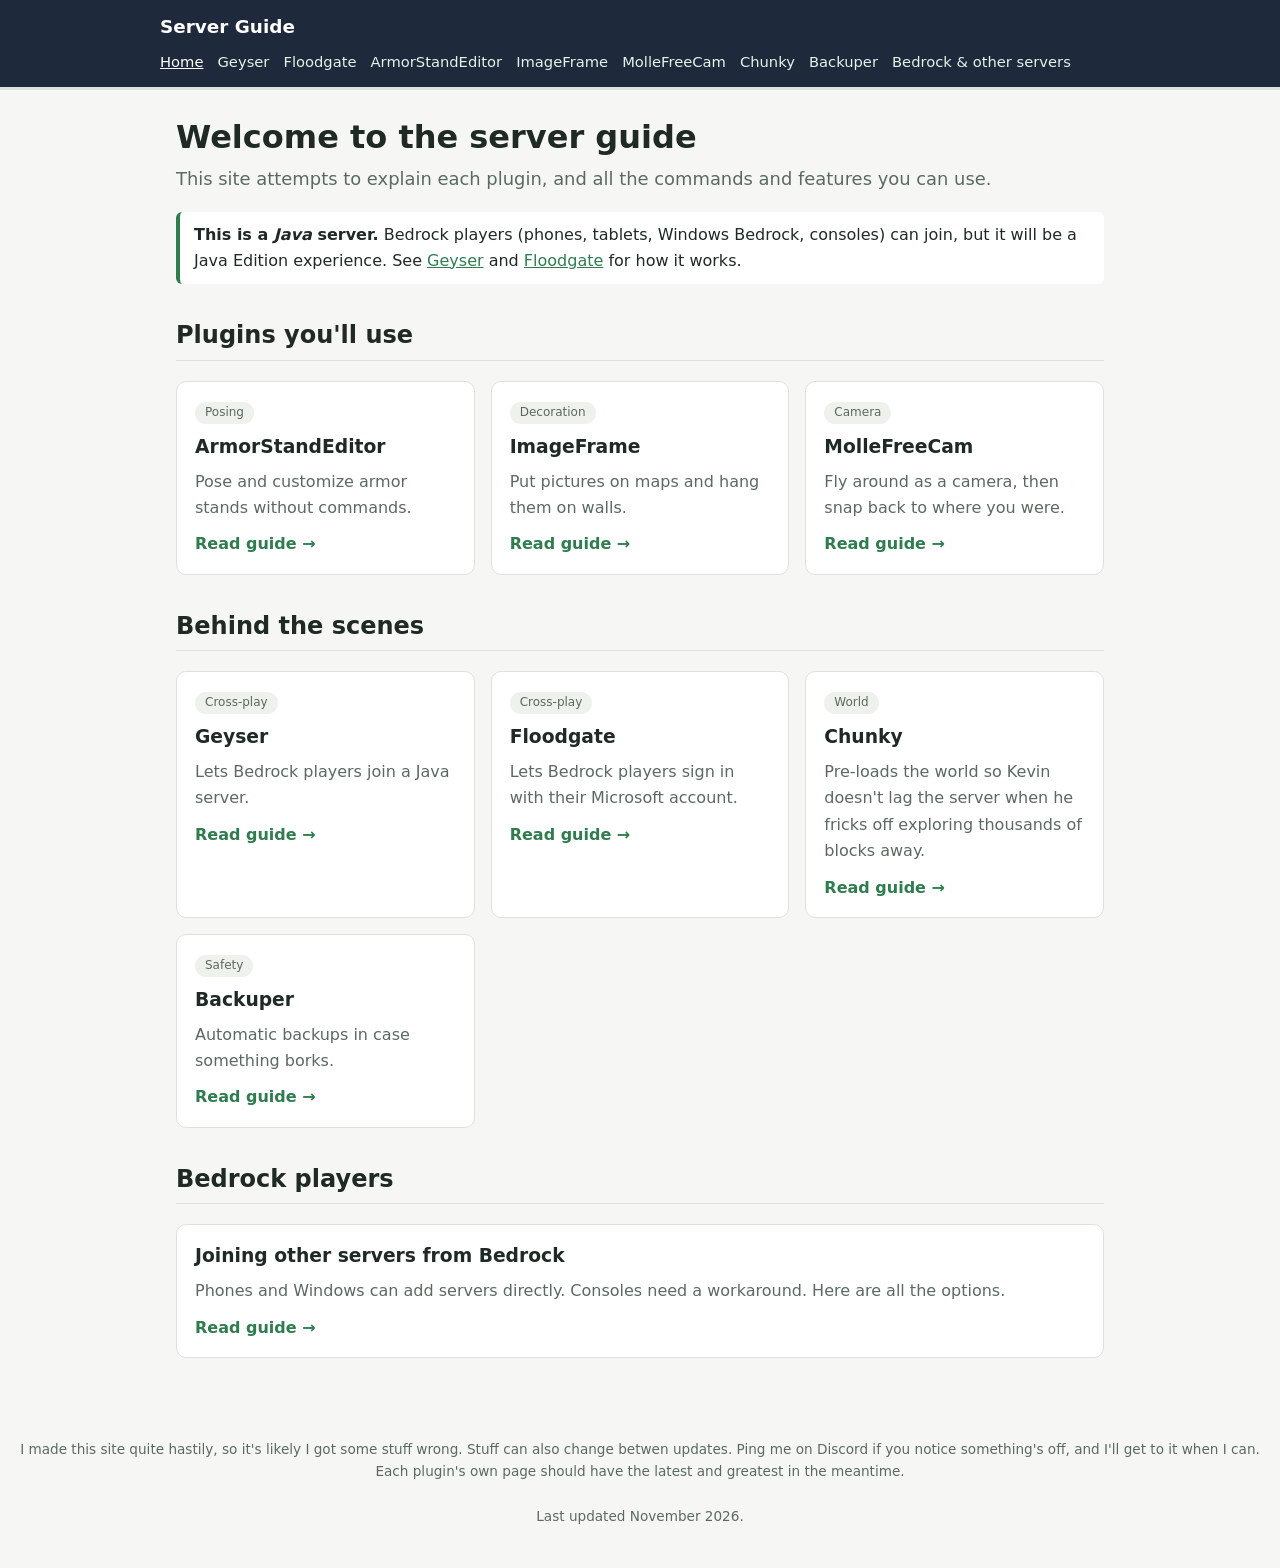
<file: lib/site/index.html>
<!doctype html>
<html lang="en">
<head>
  <meta charset="utf-8">
  <meta name="viewport" content="width=device-width, initial-scale=1">
  <title>Server Guide</title>
  <meta name="description" content="Beginner guides to the plugins, plus how Bedrock players can connect.">
  <link rel="stylesheet" href="style.css">
</head>
<body>
<header class="site"><div class="inner">
  <a class="brand" href="index.html">Server Guide</a>
  <nav>
    <a href="index.html" aria-current="page">Home</a>
    <a href="geyser.html">Geyser</a>
    <a href="floodgate.html">Floodgate</a>
    <a href="armorstandeditor.html">ArmorStandEditor</a>
    <a href="imageframe.html">ImageFrame</a>
    <a href="mollefreecam.html">MolleFreeCam</a>
    <a href="chunky.html">Chunky</a>
    <a href="backuper.html">Backuper</a>
    <a href="bedrock-servers.html">Bedrock &amp; other servers</a>
  </nav>
</div></header>
<main>
  <h1>Welcome to the server guide</h1>
  <p class="lead">This site attempts to explain each plugin, and all the commands and features you can use.</p>

  <div class="note">
    <strong>This is a <em>Java</em> server.</strong> Bedrock players (phones, tablets, Windows Bedrock, consoles) can join, but it will be a Java Edition experience. See <a href="geyser.html">Geyser</a> and <a href="floodgate.html">Floodgate</a> for how it works.
  </div>

  <h2>Plugins you'll use</h2>
  <div class="grid">
    <div class="card"><span class="tag">Posing</span><h3>ArmorStandEditor</h3><p>Pose and customize armor stands without commands.</p><a class="more" href="armorstandeditor.html">Read guide &rarr;</a></div>
    <div class="card"><span class="tag">Decoration</span><h3>ImageFrame</h3><p>Put pictures on maps and hang them on walls.</p><a class="more" href="imageframe.html">Read guide &rarr;</a></div>
    <div class="card"><span class="tag">Camera</span><h3>MolleFreeCam</h3><p>Fly around as a camera, then snap back to where you were.</p><a class="more" href="mollefreecam.html">Read guide &rarr;</a></div>
  </div>

  <h2>Behind the scenes</h2>
  <div class="grid">
    <div class="card"><span class="tag">Cross-play</span><h3>Geyser</h3><p>Lets Bedrock players join a Java server.</p><a class="more" href="geyser.html">Read guide &rarr;</a></div>
    <div class="card"><span class="tag">Cross-play</span><h3>Floodgate</h3><p>Lets Bedrock players sign in with their Microsoft account.</p><a class="more" href="floodgate.html">Read guide &rarr;</a></div>
    <div class="card"><span class="tag">World</span><h3>Chunky</h3><p>Pre-loads the world so Kevin doesn't lag the server when he fricks off exploring thousands of blocks away.</p><a class="more" href="chunky.html">Read guide &rarr;</a></div>
    <div class="card"><span class="tag">Safety</span><h3>Backuper</h3><p>Automatic backups in case something borks.</p><a class="more" href="backuper.html">Read guide &rarr;</a></div>
  </div>

  <h2>Bedrock players</h2>
  <div class="card">
    <h3>Joining other servers from Bedrock</h3>
    <p>Phones and Windows can add servers directly. Consoles need a workaround. Here are all the options.</p>
    <a class="more" href="bedrock-servers.html">Read guide &rarr;</a>
  </div>
</main>
<footer>
  I made this site quite hastily, so it's likely I got some stuff wrong. Stuff can also change betwen updates. Ping me on Discord if you notice something's off, and I'll get to it when I can.<br>
  Each plugin's own page should have the latest and greatest in the meantime.<br><br>
  Last updated November 2026.
</footer>
</body>
</html>
</file>
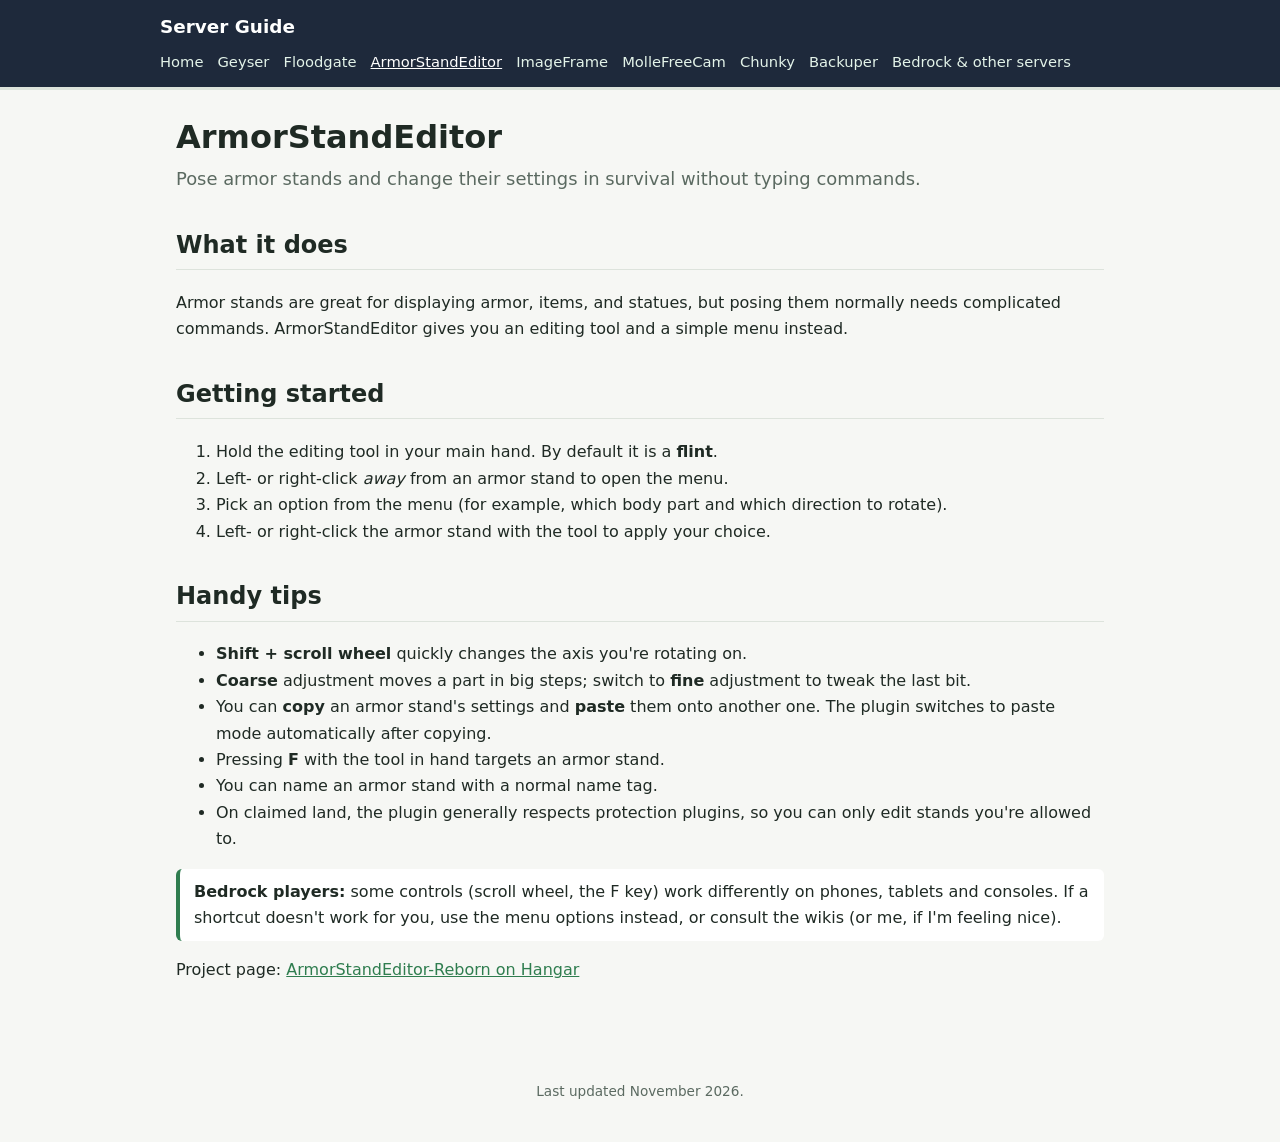
<file: lib/site/armorstandeditor.html>
<!doctype html>
<html lang="en">
<head>
  <meta charset="utf-8">
  <meta name="viewport" content="width=device-width, initial-scale=1">
  <title>ArmorStandEditor - Server Guide</title>
  <link rel="stylesheet" href="style.css">
</head>
<body>
<header class="site"><div class="inner">
  <a class="brand" href="index.html">Server Guide</a>
  <nav>
    <a href="index.html">Home</a>
    <a href="geyser.html">Geyser</a>
    <a href="floodgate.html">Floodgate</a>
    <a href="armorstandeditor.html" aria-current="page">ArmorStandEditor</a>
    <a href="imageframe.html">ImageFrame</a>
    <a href="mollefreecam.html">MolleFreeCam</a>
    <a href="chunky.html">Chunky</a>
    <a href="backuper.html">Backuper</a>
    <a href="bedrock-servers.html">Bedrock &amp; other servers</a>
  </nav>
</div></header>
<main>
  <h1>ArmorStandEditor</h1>
  <p class="lead">Pose armor stands and change their settings in survival without typing commands.</p>

  <h2>What it does</h2>
  <p>Armor stands are great for displaying armor, items, and statues, but posing them normally needs complicated commands. ArmorStandEditor gives you an editing tool and a simple menu instead.</p>

  <h2>Getting started</h2>
  <ol>
    <li>Hold the editing tool in your main hand. By default it is a <strong>flint</strong>.</li>
    <li>Left- or right-click <em>away</em> from an armor stand to open the menu.</li>
    <li>Pick an option from the menu (for example, which body part and which direction to rotate).</li>
    <li>Left- or right-click the armor stand with the tool to apply your choice.</li>
  </ol>

  <h2>Handy tips</h2>
  <ul>
    <li><strong>Shift + scroll wheel</strong> quickly changes the axis you're rotating on.</li>
    <li><strong>Coarse</strong> adjustment moves a part in big steps; switch to <strong>fine</strong> adjustment to tweak the last bit.</li>
    <li>You can <strong>copy</strong> an armor stand's settings and <strong>paste</strong> them onto another one. The plugin switches to paste mode automatically after copying.</li>
    <li>Pressing <strong>F</strong> with the tool in hand targets an armor stand.</li>
    <li>You can name an armor stand with a normal name tag.</li>
    <li>On claimed land, the plugin generally respects protection plugins, so you can only edit stands you're allowed to.</li>
  </ul>

  <div class="note">
    <strong>Bedrock players:</strong> some controls (scroll wheel, the F key) work differently on phones, tablets and consoles. If a shortcut doesn't work for you, use the menu options instead, or consult the wikis (or me, if I'm feeling nice).
  </div>

  <p>Project page: <a href="https://hangar.papermc.io/Wolfieheart/ArmorStandEditor-Reborn">ArmorStandEditor-Reborn on Hangar</a></p>
</main>
<footer>Last updated November 2026.</footer>
</body>
</html>
</file>
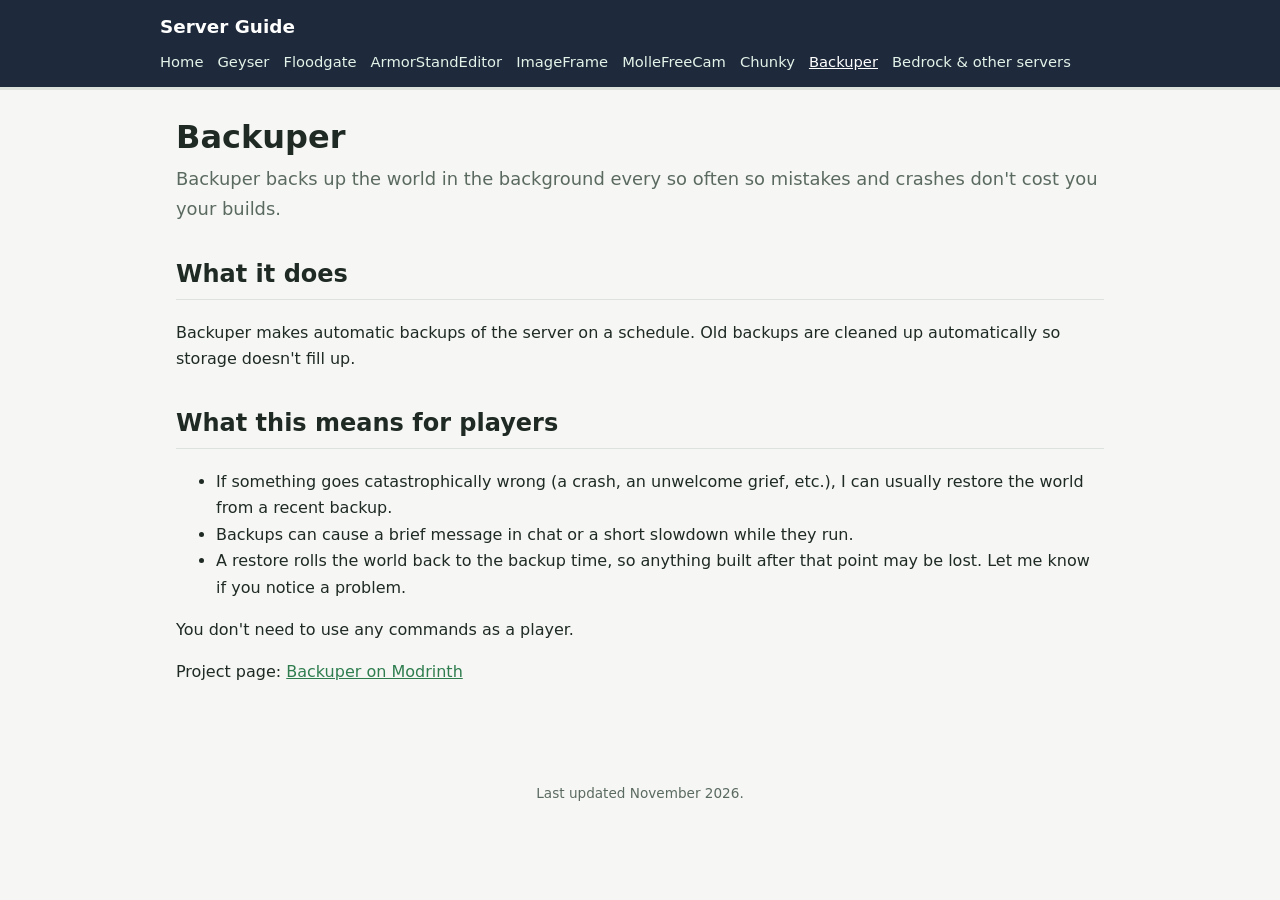
<file: lib/site/backuper.html>
<!doctype html>
<html lang="en">
<head>
  <meta charset="utf-8">
  <meta name="viewport" content="width=device-width, initial-scale=1">
  <title>Backuper - Server Guide</title>
  <link rel="stylesheet" href="style.css">
</head>
<body>
<header class="site"><div class="inner">
  <a class="brand" href="index.html">Server Guide</a>
  <nav>
    <a href="index.html">Home</a>
    <a href="geyser.html">Geyser</a>
    <a href="floodgate.html">Floodgate</a>
    <a href="armorstandeditor.html">ArmorStandEditor</a>
    <a href="imageframe.html">ImageFrame</a>
    <a href="mollefreecam.html">MolleFreeCam</a>
    <a href="chunky.html">Chunky</a>
    <a href="backuper.html" aria-current="page">Backuper</a>
    <a href="bedrock-servers.html">Bedrock &amp; other servers</a>
  </nav>
</div></header>
<main>
  <h1>Backuper</h1>
  <p class="lead">Backuper backs up the world in the background every so often so mistakes and crashes don't cost you your builds.</p>

  <h2>What it does</h2>
  <p>Backuper makes automatic backups of the server on a schedule. Old backups are cleaned up automatically so storage doesn't fill up.</p>

  <h2>What this means for players</h2>
  <ul>
    <li>If something goes catastrophically wrong (a crash, an unwelcome grief, etc.), I can usually restore the world from a recent backup.</li>
    <li>Backups can cause a brief message in chat or a short slowdown while they run.</li>
    <li>A restore rolls the world back to the backup time, so anything built after that point may be lost. Let me know if you notice a problem.</li>
  </ul>
  <p>You don't need to use any commands as a player.</p>

  <p>Project page: <a href="https://modrinth.com/plugin/backuper">Backuper on Modrinth</a></p>
</main>
<footer>Last updated November 2026.</footer>
</body>
</html>
</file>
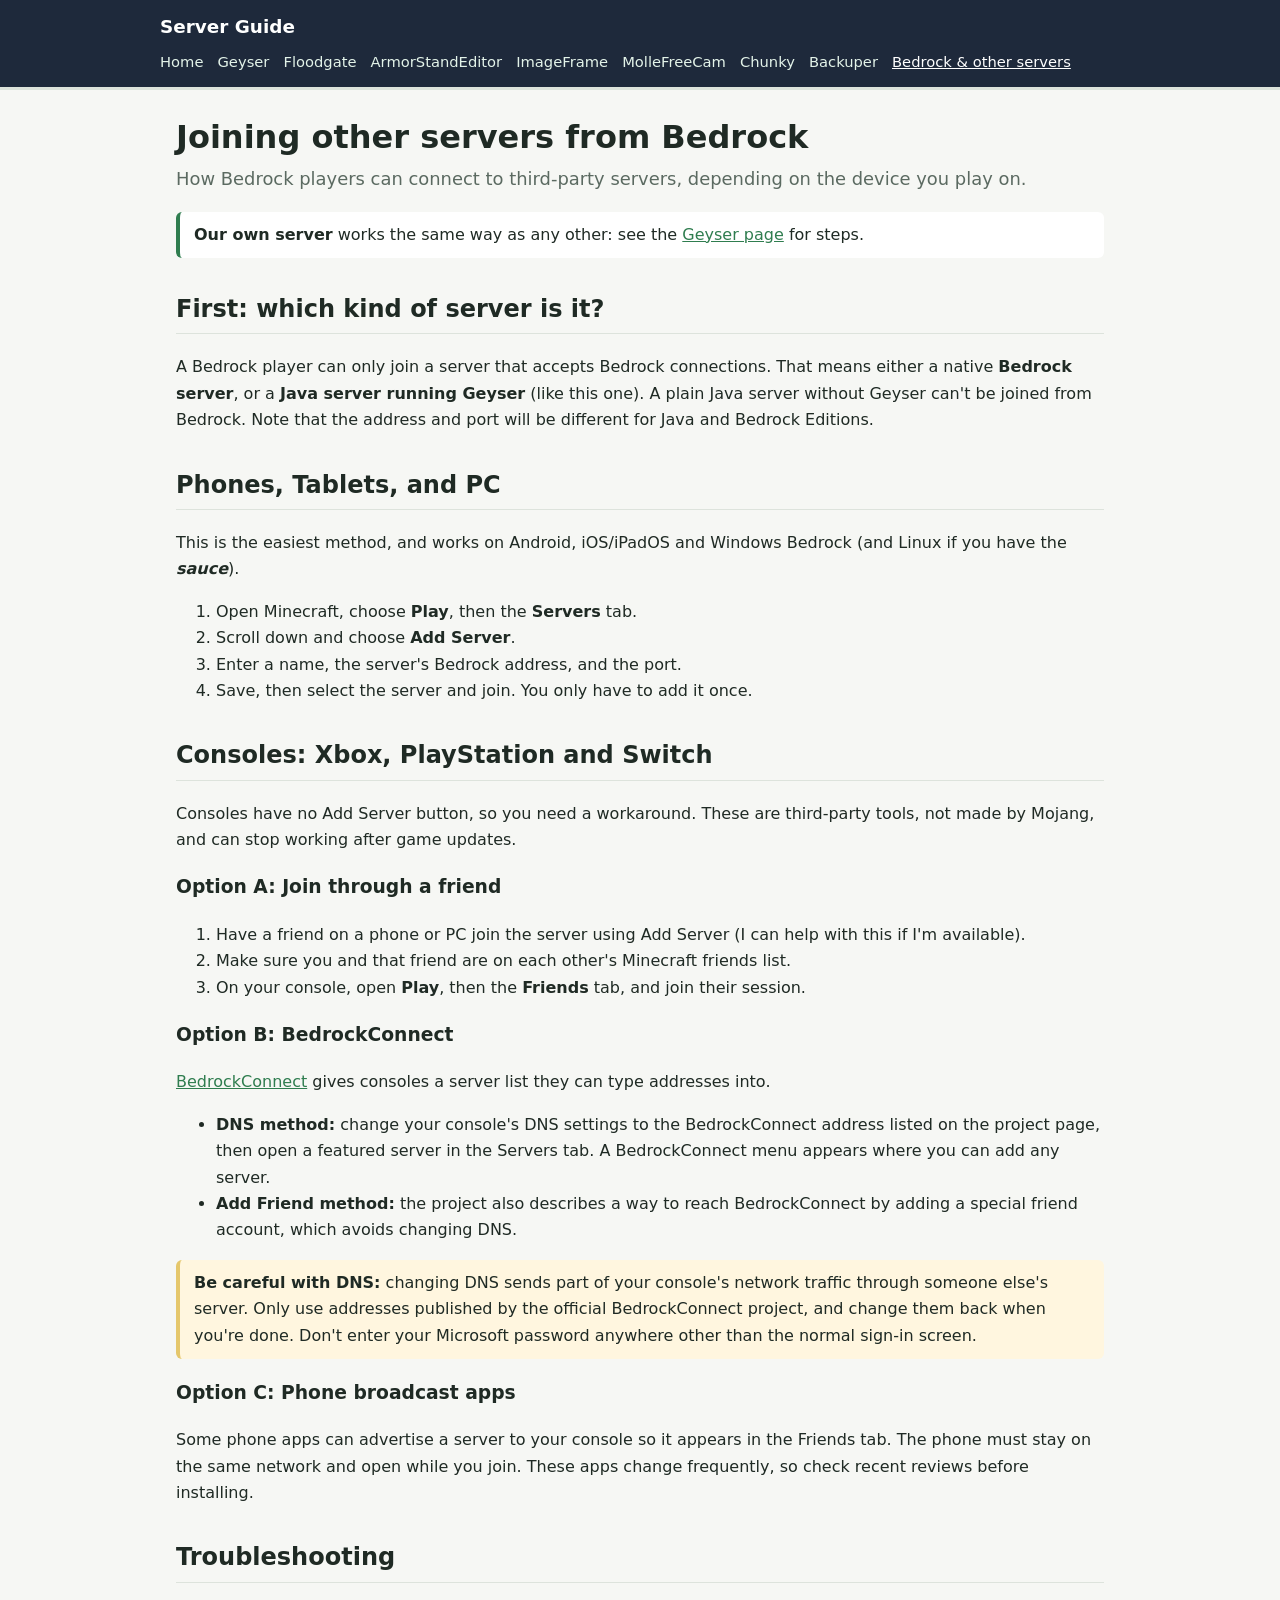
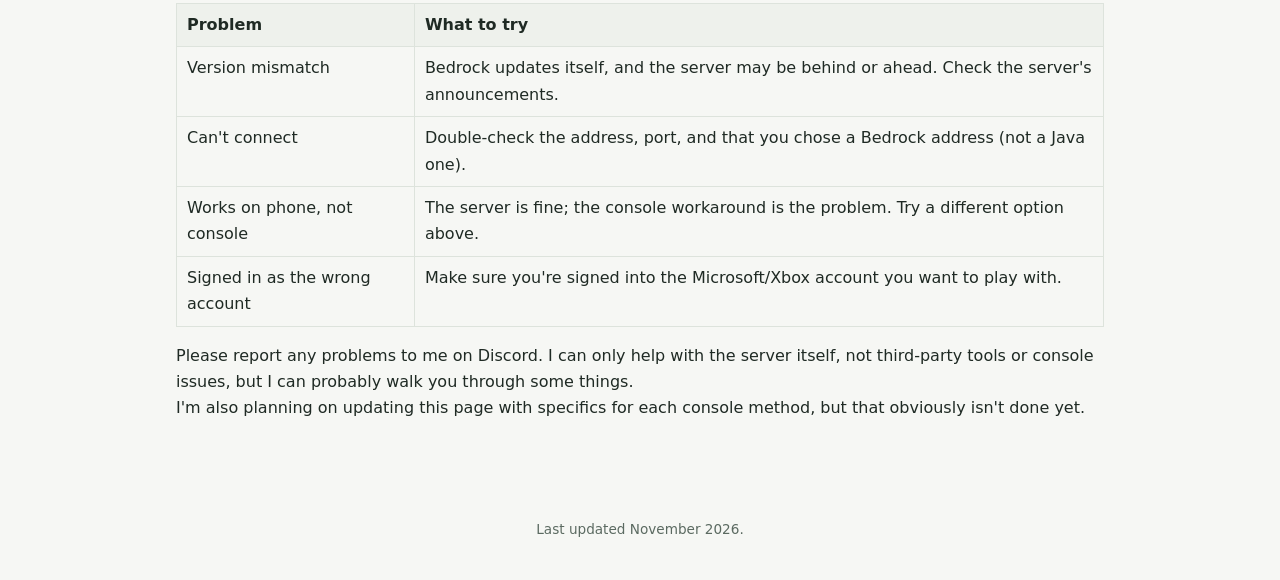
<file: lib/site/bedrock-servers.html>
<!doctype html>
<html lang="en">
<head>
  <meta charset="utf-8">
  <meta name="viewport" content="width=device-width, initial-scale=1">
  <title>Bedrock and Other Servers - Server Guide</title>
  <link rel="stylesheet" href="style.css">
</head>
<body>
<header class="site"><div class="inner">
  <a class="brand" href="index.html">Server Guide</a>
  <nav>
    <a href="index.html">Home</a>
    <a href="geyser.html">Geyser</a>
    <a href="floodgate.html">Floodgate</a>
    <a href="armorstandeditor.html">ArmorStandEditor</a>
    <a href="imageframe.html">ImageFrame</a>
    <a href="mollefreecam.html">MolleFreeCam</a>
    <a href="chunky.html">Chunky</a>
    <a href="backuper.html">Backuper</a>
    <a href="bedrock-servers.html" aria-current="page">Bedrock &amp; other servers</a>
  </nav>
</div></header>
<main>
  <h1>Joining other servers from Bedrock</h1>
  <p class="lead">How Bedrock players can connect to third-party servers, depending on the device you play on.</p>

  <div class="note">
    <strong>Our own server</strong> works the same way as any other: see the <a href="geyser.html">Geyser page</a> for steps.
  </div>

  <h2>First: which kind of server is it?</h2>
  <p>A Bedrock player can only join a server that accepts Bedrock connections. That means either a native <strong>Bedrock server</strong>, or a <strong>Java server running Geyser</strong> (like this one). A plain Java server without Geyser can't be joined from Bedrock. Note that the address and port will be different for Java and Bedrock Editions.</p>

  <h2>Phones, Tablets, and PC</h2>
  <p>This is the easiest method, and works on Android, iOS/iPadOS and Windows Bedrock (and Linux if you have the <em><strong>sauce</strong></em>).</p>
  <ol>
    <li>Open Minecraft, choose <strong>Play</strong>, then the <strong>Servers</strong> tab.</li>
    <li>Scroll down and choose <strong>Add Server</strong>.</li>
    <li>Enter a name, the server's Bedrock address, and the port.</li>
    <li>Save, then select the server and join. You only have to add it once.</li>
  </ol>

  <h2>Consoles: Xbox, PlayStation and Switch</h2>
  <p>Consoles have no Add Server button, so you need a workaround. These are third-party tools, not made by Mojang, and can stop working after game updates.</p>

  <h3>Option A: Join through a friend</h3>
  <ol>
    <li>Have a friend on a phone or PC join the server using Add Server (I can help with this if I'm available).</li>
    <li>Make sure you and that friend are on each other's Minecraft friends list.</li>
    <li>On your console, open <strong>Play</strong>, then the <strong>Friends</strong> tab, and join their session.</li>
  </ol>

  <h3>Option B: BedrockConnect</h3>
  <p><a href="https://github.com/Pugmatt/BedrockConnect">BedrockConnect</a> gives consoles a server list they can type addresses into.</p>
  <ul>
    <li><strong>DNS method:</strong> change your console's DNS settings to the BedrockConnect address listed on the project page, then open a featured server in the Servers tab. A BedrockConnect menu appears where you can add any server.</li>
    <li><strong>Add Friend method:</strong> the project also describes a way to reach BedrockConnect by adding a special friend account, which avoids changing DNS.</li>
  </ul>
  <div class="warn">
    <strong>Be careful with DNS:</strong> changing DNS sends part of your console's network traffic through someone else's server. Only use addresses published by the official BedrockConnect project, and change them back when you're done. Don't enter your Microsoft password anywhere other than the normal sign-in screen.
  </div>

  <h3>Option C: Phone broadcast apps</h3>
  <p>Some phone apps can advertise a server to your console so it appears in the Friends tab. The phone must stay on the same network and open while you join. These apps change frequently, so check recent reviews before installing.</p>

  <h2>Troubleshooting</h2>
  <table>
    <tr><th>Problem</th><th>What to try</th></tr>
    <tr><td>Version mismatch</td><td>Bedrock updates itself, and the server may be behind or ahead. Check the server's announcements.</td></tr>
    <tr><td>Can't connect</td><td>Double-check the address, port, and that you chose a Bedrock address (not a Java one).</td></tr>
    <tr><td>Works on phone, not console</td><td>The server is fine; the console workaround is the problem. Try a different option above.</td></tr>
    <tr><td>Signed in as the wrong account</td><td>Make sure you're signed into the Microsoft/Xbox account you want to play with.</td></tr>
  </table>

  <p>
    Please report any problems to me on Discord. I can only help with the server itself, not third-party tools or console issues, but I can probably walk you through some things.<br>
    I'm also planning on updating this page with specifics for each console method, but that obviously isn't done yet.
  </p>
</main>
<footer>Last updated November 2026.</footer>
</body>
</html>
</file>
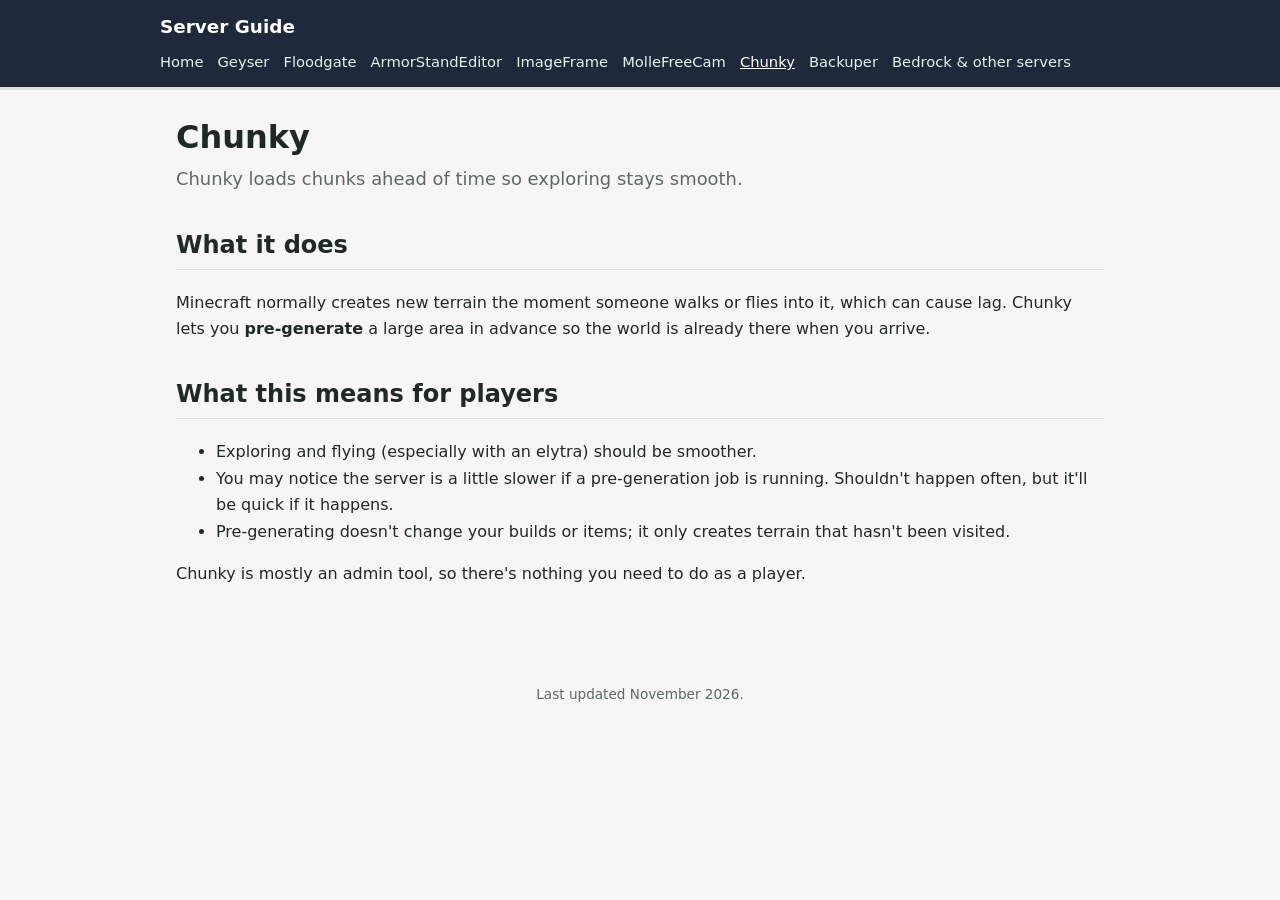
<file: lib/site/chunky.html>
<!doctype html>
<html lang="en">
<head>
  <meta charset="utf-8">
  <meta name="viewport" content="width=device-width, initial-scale=1">
  <title>Chunky - Server Guide</title>
  <link rel="stylesheet" href="style.css">
</head>
<body>
<header class="site"><div class="inner">
  <a class="brand" href="index.html">Server Guide</a>
  <nav>
    <a href="index.html">Home</a>
    <a href="geyser.html">Geyser</a>
    <a href="floodgate.html">Floodgate</a>
    <a href="armorstandeditor.html">ArmorStandEditor</a>
    <a href="imageframe.html">ImageFrame</a>
    <a href="mollefreecam.html">MolleFreeCam</a>
    <a href="chunky.html" aria-current="page">Chunky</a>
    <a href="backuper.html">Backuper</a>
    <a href="bedrock-servers.html">Bedrock &amp; other servers</a>
  </nav>
</div></header>
<main>
  <h1>Chunky</h1>
  <p class="lead">Chunky loads chunks ahead of time so exploring stays smooth.</p>

  <h2>What it does</h2>
  <p>Minecraft normally creates new terrain the moment someone walks or flies into it, which can cause lag. Chunky lets you <strong>pre-generate</strong> a large area in advance so the world is already there when you arrive.</p>

  <h2>What this means for players</h2>
  <ul>
    <li>Exploring and flying (especially with an elytra) should be smoother.</li>
    <li>You may notice the server is a little slower if a pre-generation job is running. Shouldn't happen often, but it'll be quick if it happens.</li>
    <li>Pre-generating doesn't change your builds or items; it only creates terrain that hasn't been visited.</li>
  </ul>
  <p>Chunky is mostly an admin tool, so there's nothing you need to do as a player.</p>

</main>
<footer>Last updated November 2026.</footer>
</body>
</html>
</file>
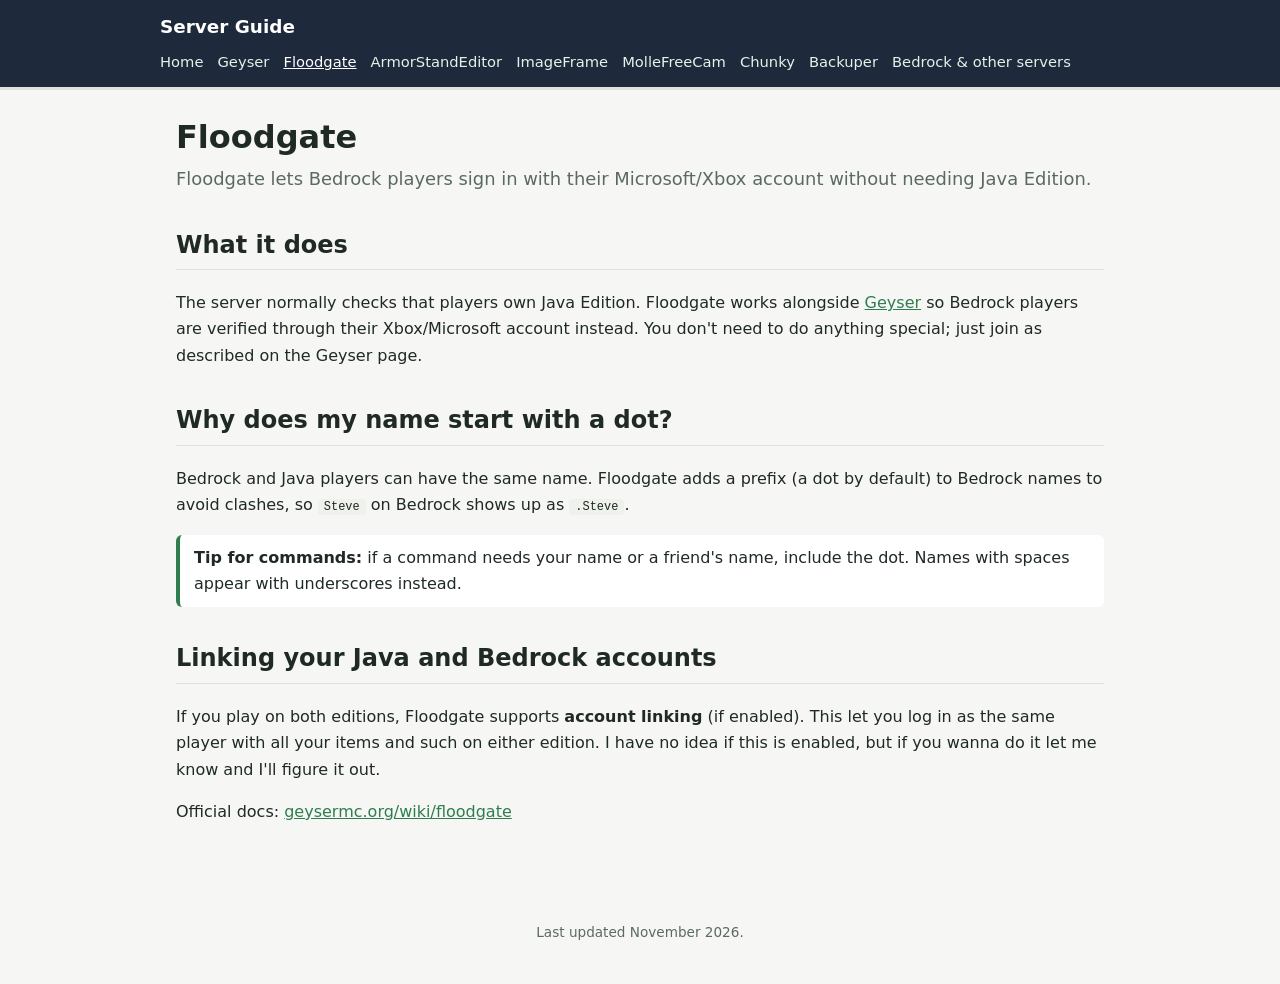
<file: lib/site/floodgate.html>
<!doctype html>
<html lang="en">
<head>
  <meta charset="utf-8">
  <meta name="viewport" content="width=device-width, initial-scale=1">
  <title>Floodgate - Server Guide</title>
  <link rel="stylesheet" href="style.css">
</head>
<body>
<header class="site"><div class="inner">
  <a class="brand" href="index.html">Server Guide</a>
  <nav>
    <a href="index.html">Home</a>
    <a href="geyser.html">Geyser</a>
    <a href="floodgate.html" aria-current="page">Floodgate</a>
    <a href="armorstandeditor.html">ArmorStandEditor</a>
    <a href="imageframe.html">ImageFrame</a>
    <a href="mollefreecam.html">MolleFreeCam</a>
    <a href="chunky.html">Chunky</a>
    <a href="backuper.html">Backuper</a>
    <a href="bedrock-servers.html">Bedrock &amp; other servers</a>
  </nav>
</div></header>
<main>
  <h1>Floodgate</h1>
  <p class="lead">Floodgate lets Bedrock players sign in with their Microsoft/Xbox account without needing Java Edition.</p>

  <h2>What it does</h2>
  <p>The server normally checks that players own Java Edition. Floodgate works alongside <a href="geyser.html">Geyser</a> so Bedrock players are verified through their Xbox/Microsoft account instead. You don't need to do anything special; just join as described on the Geyser page.</p>

  <h2>Why does my name start with a dot?</h2>
  <p>Bedrock and Java players can have the same name. Floodgate adds a prefix (a dot by default) to Bedrock names to avoid clashes, so <code>Steve</code> on Bedrock shows up as <code>.Steve</code>.</p>
  <div class="note">
    <strong>Tip for commands:</strong> if a command needs your name or a friend's name, include the dot. Names with spaces appear with underscores instead.
  </div>

  <h2>Linking your Java and Bedrock accounts</h2>
  <p>If you play on both editions, Floodgate supports <strong>account linking</strong> (if enabled). This let you log in as the same player with all your items and such on either edition. I have no idea if this is enabled, but if you wanna do it let me know and I'll figure it out.</p>

  <p>Official docs: <a href="https://geysermc.org/wiki/floodgate/">geysermc.org/wiki/floodgate</a></p>
</main>
<footer>Last updated November 2026.</footer>
</body>
</html>
</file>
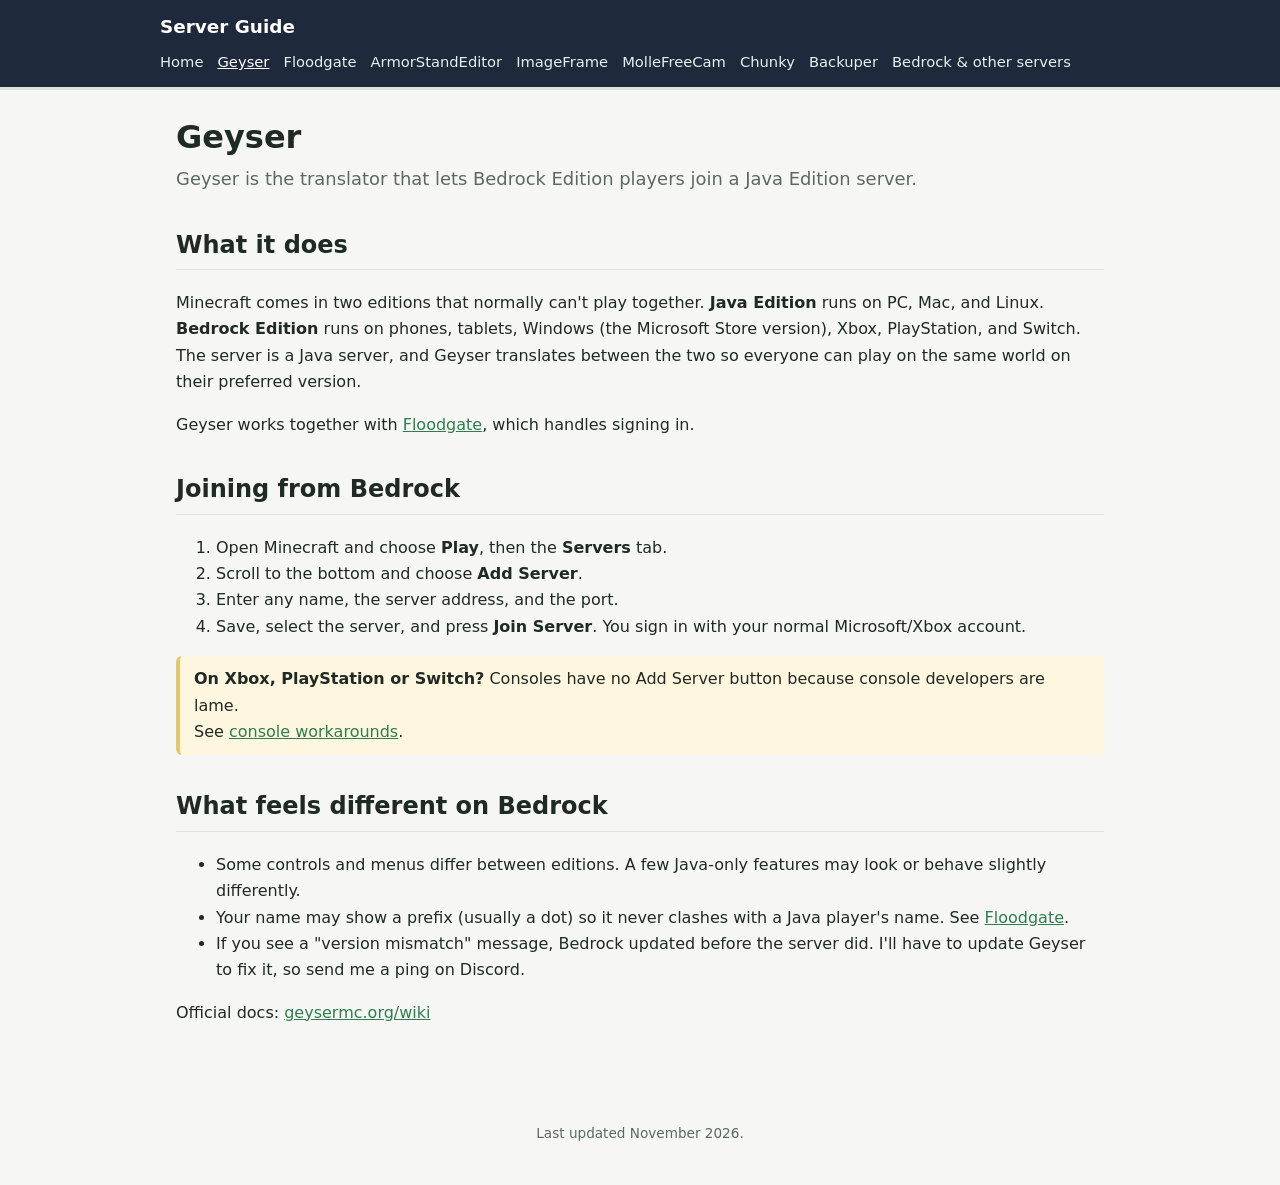
<file: lib/site/geyser.html>
<!doctype html>
<html lang="en">
<head>
  <meta charset="utf-8">
  <meta name="viewport" content="width=device-width, initial-scale=1">
  <title>Geyser - Server Guide</title>
  <link rel="stylesheet" href="style.css">
</head>
<body>
<header class="site"><div class="inner">
  <a class="brand" href="index.html">Server Guide</a>
  <nav>
    <a href="index.html">Home</a>
    <a href="geyser.html" aria-current="page">Geyser</a>
    <a href="floodgate.html">Floodgate</a>
    <a href="armorstandeditor.html">ArmorStandEditor</a>
    <a href="imageframe.html">ImageFrame</a>
    <a href="mollefreecam.html">MolleFreeCam</a>
    <a href="chunky.html">Chunky</a>
    <a href="backuper.html">Backuper</a>
    <a href="bedrock-servers.html">Bedrock &amp; other servers</a>
  </nav>
</div></header>
<main>
  <h1>Geyser</h1>
  <p class="lead">Geyser is the translator that lets Bedrock Edition players join a Java Edition server.</p>

  <h2>What it does</h2>
  <p>Minecraft comes in two editions that normally can't play together. <strong>Java Edition</strong> runs on PC, Mac, and Linux. <strong>Bedrock Edition</strong> runs on phones, tablets, Windows (the Microsoft Store version), Xbox, PlayStation, and Switch. The server is a Java server, and Geyser translates between the two so everyone can play on the same world on their preferred version.</p>
  <p>Geyser works together with <a href="floodgate.html">Floodgate</a>, which handles signing in.</p>

  <h2>Joining from Bedrock</h2>
  <ol>
    <li>Open Minecraft and choose <strong>Play</strong>, then the <strong>Servers</strong> tab.</li>
    <li>Scroll to the bottom and choose <strong>Add Server</strong>.</li>
    <li>Enter any name, the server address, and the port.</li>
    <li>Save, select the server, and press <strong>Join Server</strong>. You sign in with your normal Microsoft/Xbox account.</li>
  </ol>
  <div class="warn">
    <strong>On Xbox, PlayStation or Switch?</strong> Consoles have no Add Server button because console developers are lame.<br>See <a href="bedrock-servers.html">console workarounds</a>.
  </div>

  <h2>What feels different on Bedrock</h2>
  <ul>
    <li>Some controls and menus differ between editions. A few Java-only features may look or behave slightly differently.</li>
    <li>Your name may show a prefix (usually a dot) so it never clashes with a Java player's name. See <a href="floodgate.html">Floodgate</a>.</li>
    <li>If you see a "version mismatch" message, Bedrock updated before the server did. I'll have to update Geyser to fix it, so send me a ping on Discord.</li>
  </ul>

  <p>Official docs: <a href="https://geysermc.org/wiki/geyser/">geysermc.org/wiki</a></p>
</main>
<footer>Last updated November 2026.</footer>
</body>
</html>
</file>
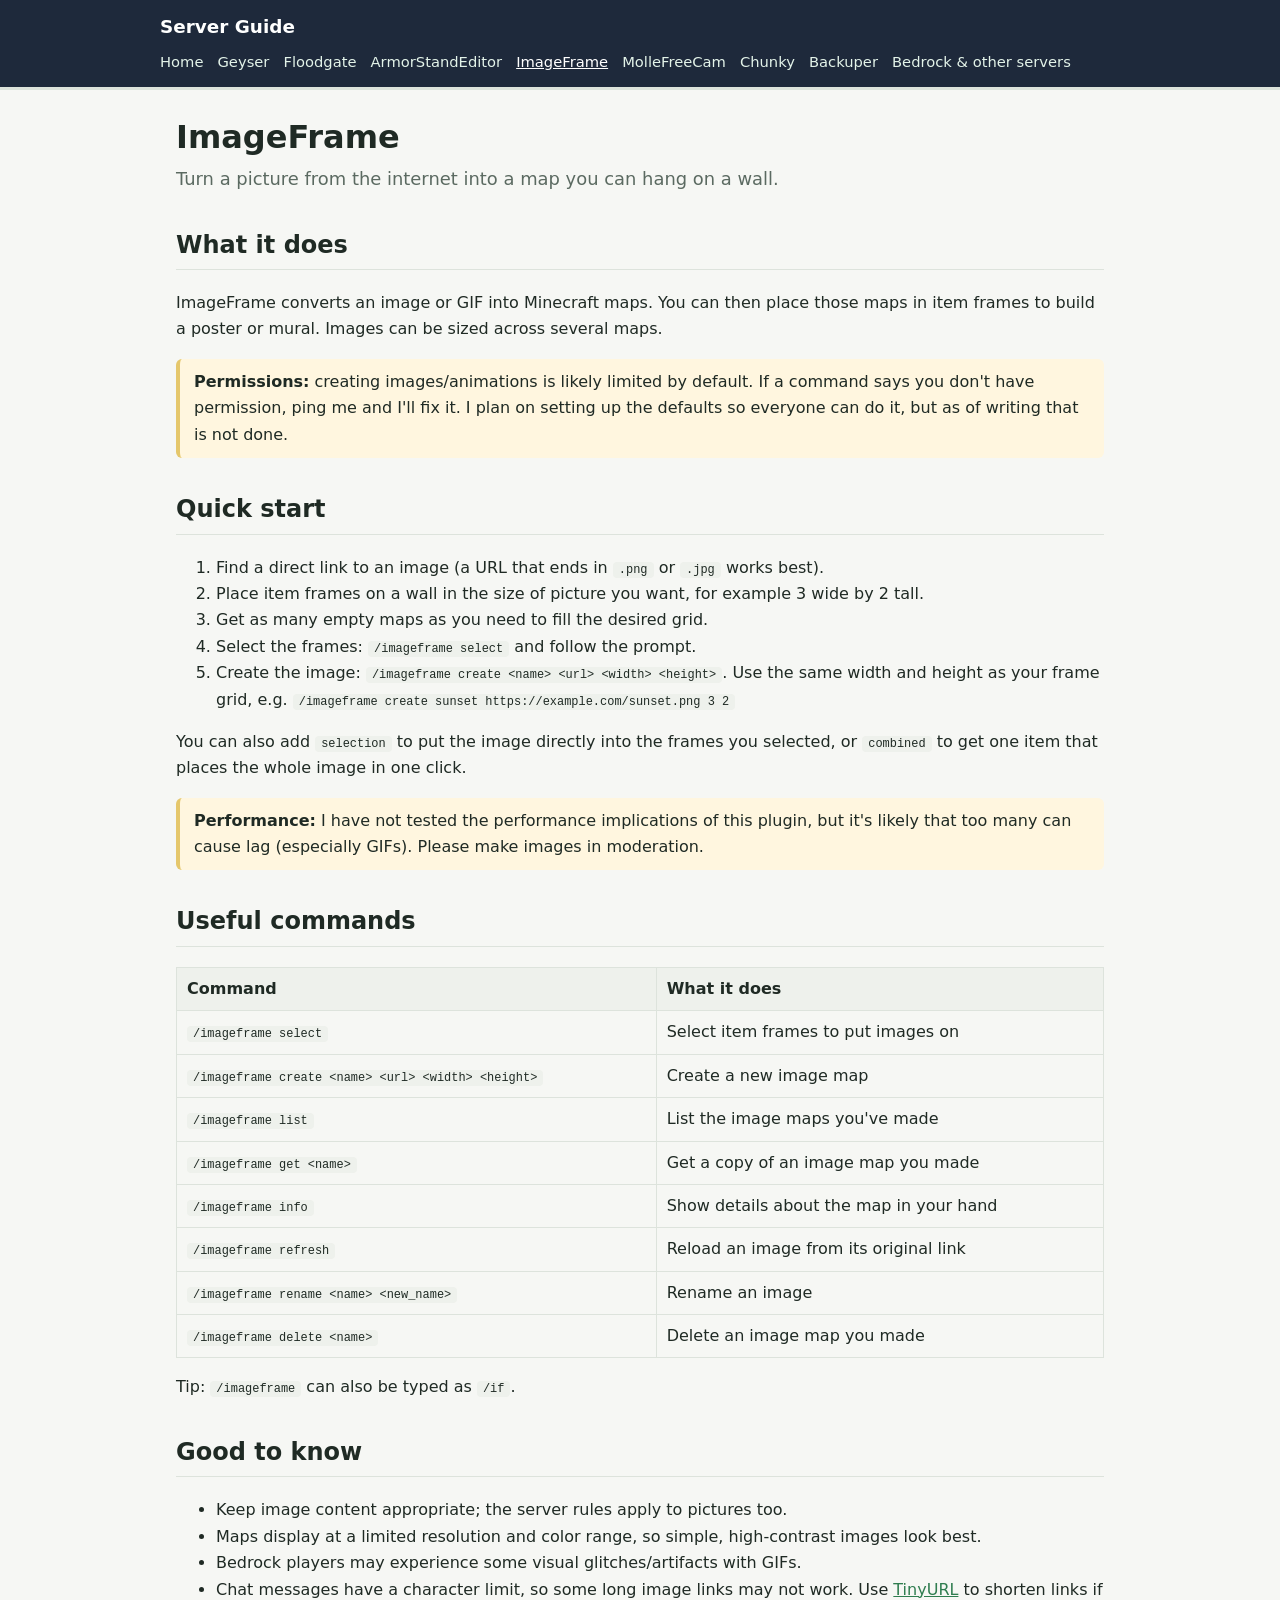
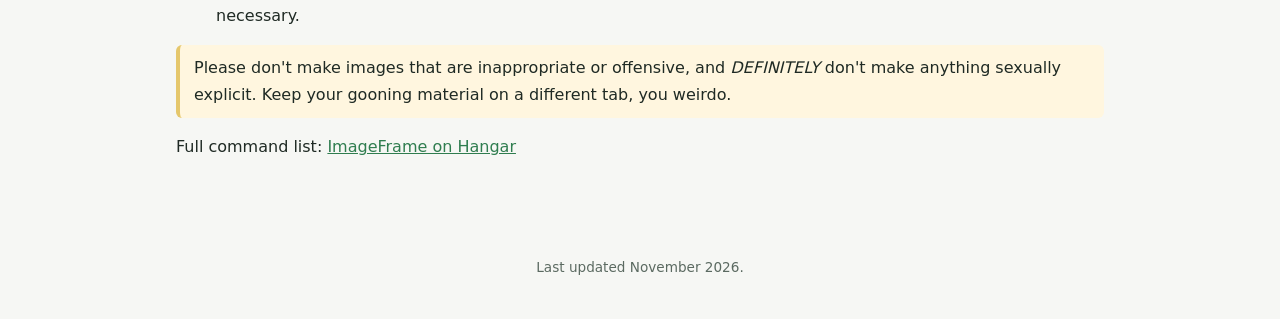
<file: lib/site/imageframe.html>
<!doctype html>
<html lang="en">
<head>
  <meta charset="utf-8">
  <meta name="viewport" content="width=device-width, initial-scale=1">
  <title>ImageFrame - Server Guide</title>
  <link rel="stylesheet" href="style.css">
</head>
<body>
<header class="site"><div class="inner">
  <a class="brand" href="index.html">Server Guide</a>
  <nav>
    <a href="index.html">Home</a>
    <a href="geyser.html">Geyser</a>
    <a href="floodgate.html">Floodgate</a>
    <a href="armorstandeditor.html">ArmorStandEditor</a>
    <a href="imageframe.html" aria-current="page">ImageFrame</a>
    <a href="mollefreecam.html">MolleFreeCam</a>
    <a href="chunky.html">Chunky</a>
    <a href="backuper.html">Backuper</a>
    <a href="bedrock-servers.html">Bedrock &amp; other servers</a>
  </nav>
</div></header>
<main>
  <h1>ImageFrame</h1>
  <p class="lead">Turn a picture from the internet into a map you can hang on a wall.</p>

  <h2>What it does</h2>
  <p>ImageFrame converts an image or GIF into Minecraft maps. You can then place those maps in item frames to build a poster or mural. Images can be sized across several maps.</p>

  <div class="warn">
    <strong>Permissions:</strong> creating images/animations is likely limited by default. If a command says you don't have permission, ping me and I'll fix it. I plan on setting up the defaults so everyone can do it, but as of writing that is not done.
  </div>

  <h2>Quick start</h2>
  <ol>
    <li>Find a direct link to an image (a URL that ends in <code>.png</code> or <code>.jpg</code> works best).</li>
    <li>Place item frames on a wall in the size of picture you want, for example 3 wide by 2 tall.</li>
    <li>Get as many empty maps as you need to fill the desired grid.</li>
    <li>Select the frames: <code>/imageframe select</code> and follow the prompt.</li>
    <li>Create the image: <code>/imageframe create &lt;name&gt; &lt;url&gt; &lt;width&gt; &lt;height&gt;</code>. Use the same width and height as your frame grid, e.g. <code>/imageframe create sunset https://example.com/sunset.png 3 2</code></li>
  </ol>
  <p>You can also add <code>selection</code> to put the image directly into the frames you selected, or <code>combined</code> to get one item that places the whole image in one click.</p>

  <div class="warn">
    <strong>Performance:</strong> I have not tested the performance implications of this plugin, but it's likely that too
    many can cause lag (especially GIFs). Please make images in moderation.
  </div>

  <h2>Useful commands</h2>
  <table>
    <tr><th>Command</th><th>What it does</th></tr>
    <tr><td><code>/imageframe select</code></td><td>Select item frames to put images on</td></tr>
    <tr><td><code>/imageframe create &lt;name&gt; &lt;url&gt; &lt;width&gt; &lt;height&gt;</code></td><td>Create a new image map</td></tr>
    <tr><td><code>/imageframe list</code></td><td>List the image maps you've made</td></tr>
    <tr><td><code>/imageframe get &lt;name&gt;</code></td><td>Get a copy of an image map you made</td></tr>
    <tr><td><code>/imageframe info</code></td><td>Show details about the map in your hand</td></tr>
    <tr><td><code>/imageframe refresh</code></td><td>Reload an image from its original link</td></tr>
    <tr><td><code>/imageframe rename &lt;name&gt; &lt;new_name&gt;</code></td><td>Rename an image</td></tr>
    <tr><td><code>/imageframe delete &lt;name&gt;</code></td><td>Delete an image map you made</td></tr>
  </table>
  <p>Tip: <code>/imageframe</code> can also be typed as <code>/if</code>.</p>

  <h2>Good to know</h2>
  <ul>
    <li>Keep image content appropriate; the server rules apply to pictures too.</li>
    <li>Maps display at a limited resolution and color range, so simple, high-contrast images look best.</li>
    <li>Bedrock players may experience some visual glitches/artifacts with GIFs.</li>
    <li>Chat messages have a character limit, so some long image links may not work. Use <a href="https://tinyurl.com">TinyURL</a> to shorten links if necessary.</li>
  </ul>

  <div class="warn">
    Please don't make images that are inappropriate or offensive, and <em>DEFINITELY</em> don't make anything sexually explicit. Keep your gooning material on a different tab, you weirdo.
  </div>
  <p>Full command list: <a href="https://hangar.papermc.io/LOOHP/ImageFrame">ImageFrame on Hangar</a></p>
</main>
<footer>Last updated November 2026.</footer>
</body>
</html>
</file>
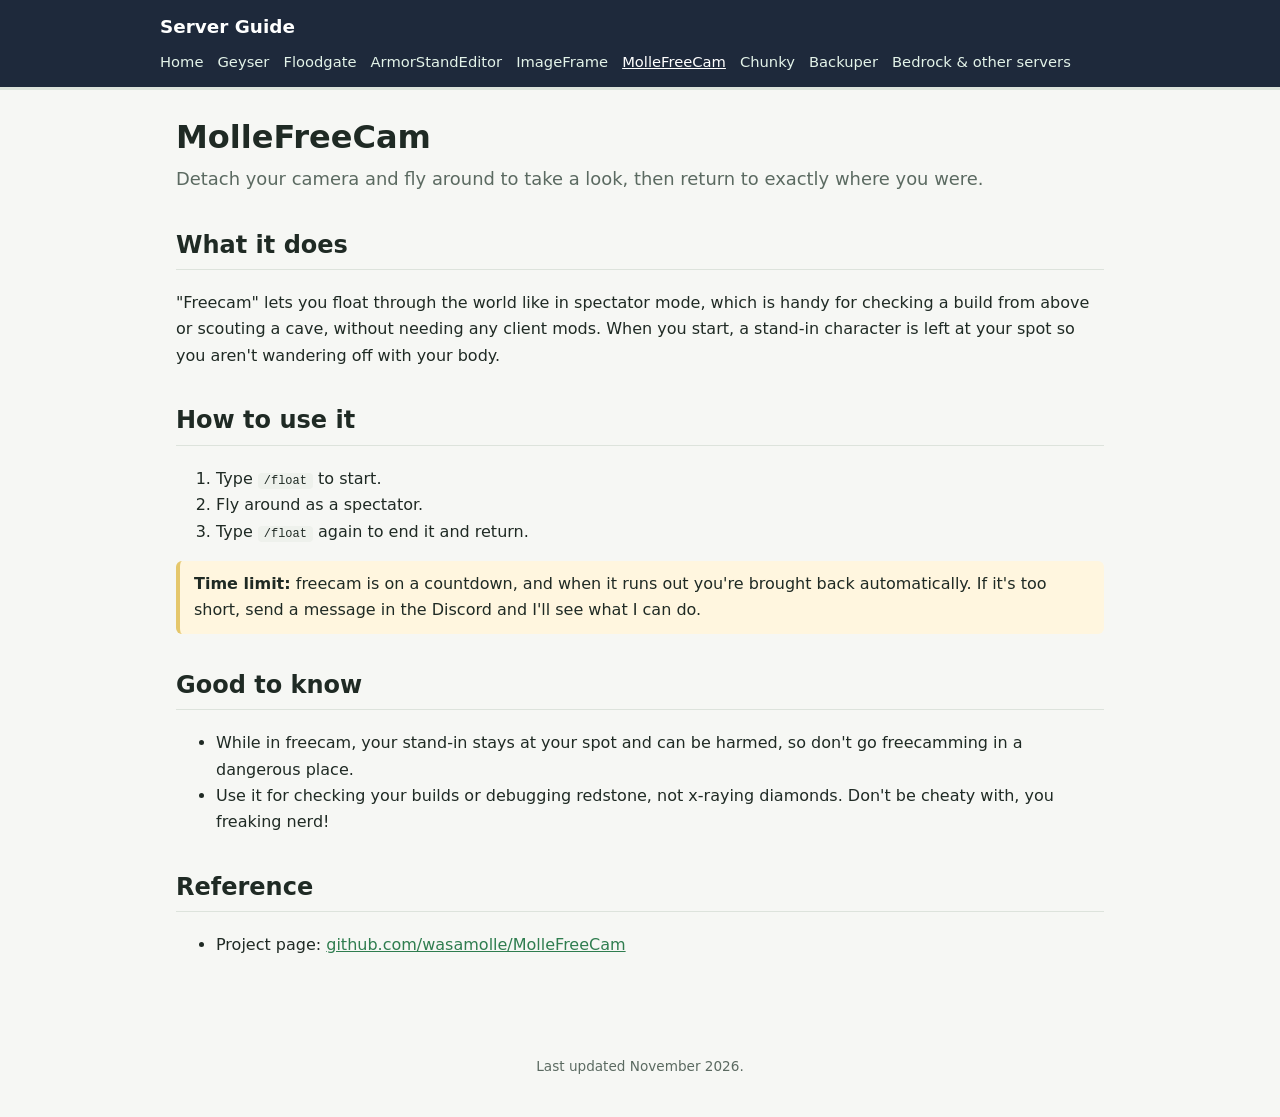
<file: lib/site/mollefreecam.html>
<!doctype html>
<html lang="en">
<head>
  <meta charset="utf-8">
  <meta name="viewport" content="width=device-width, initial-scale=1">
  <title>MolleFreeCam - Server Guide</title>
  <link rel="stylesheet" href="style.css">
</head>
<body>
<header class="site"><div class="inner">
  <a class="brand" href="index.html">Server Guide</a>
  <nav>
    <a href="index.html">Home</a>
    <a href="geyser.html">Geyser</a>
    <a href="floodgate.html">Floodgate</a>
    <a href="armorstandeditor.html">ArmorStandEditor</a>
    <a href="imageframe.html">ImageFrame</a>
    <a href="mollefreecam.html" aria-current="page">MolleFreeCam</a>
    <a href="chunky.html">Chunky</a>
    <a href="backuper.html">Backuper</a>
    <a href="bedrock-servers.html">Bedrock &amp; other servers</a>
  </nav>
</div></header>
<main>
  <h1>MolleFreeCam</h1>
  <p class="lead">Detach your camera and fly around to take a look, then return to exactly where you were.</p>

  <h2>What it does</h2>
  <p>"Freecam" lets you float through the world like in spectator mode, which is handy for checking a build from above or scouting a cave, without needing any client mods. When you start, a stand-in character is left at your spot so you aren't wandering off with your body.</p>

  <h2>How to use it</h2>
  <ol>
    <li>Type <code>/float</code> to start.</li>
    <li>Fly around as a spectator.</li>
    <li>Type <code>/float</code> again to end it and return.</li>
  </ol>
  <div class="warn">
    <strong>Time limit:</strong> freecam is on a countdown, and when it runs out you're brought back automatically. If it's too short, send a message in the Discord and I'll see what I can do.
  </div>

  <h2>Good to know</h2>
  <ul>
    <li>While in freecam, your stand-in stays at your spot and can be harmed, so don't go freecamming in a dangerous place.</li>
    <li>Use it for checking your builds or debugging redstone, not x-raying diamonds. Don't be cheaty with, you freaking nerd!</li>
  </ul>

  <h2>Reference</h2>
  <ul>
    <li>Project page: <a href="https://github.com/wasamolle/MolleFreeCam">github.com/wasamolle/MolleFreeCam</a></li>
  </ul>
</main>
<footer>Last updated November 2026.</footer>
</body>
</html>
</file>
<file: lib/site/style.css>
:root {
  --bg: #f6f7f4;
  --card: #ffffff;
  --text: #1f2a24;
  --muted: #5b6a61;
  --accent: #2f7d4f;
  --accent-dark: #1f5a38;
  --border: #dde3dc;
  --code-bg: #eef1ec;
  --warn-bg: #fff6df;
  --warn-border: #e5c76b;
}
@media (prefers-color-scheme: dark) {
  :root {
    --bg: #151a17;
    --card: #1d2420;
    --text: #e6ece7;
    --muted: #9fb0a5;
    --accent: #5fbf84;
    --accent-dark: #8ad7a8;
    --border: #2c372f;
    --code-bg: #26302a;
    --warn-bg: #3a331a;
    --warn-border: #7a6a2c;
  }
}
* { box-sizing: border-box; }
body {
  margin: 0;
  font-family: system-ui, -apple-system, "Segoe UI", Roboto, sans-serif;
  background: var(--bg);
  color: var(--text);
  line-height: 1.65;
}
header.site {
  background: #1e293b;
  border-bottom: 3px solid var(--border);
  color: #fff;
  padding: 0 16px;
}
header.site .inner {
  max-width: 960px;
  margin: 0 auto;
  display: flex;
  flex-wrap: wrap;
  align-items: center;
  gap: 8px 20px;
  padding: 12px 0;
}
header.site a.brand {
  font-weight: 700;
  font-size: 1.15rem;
  color: #fff;
  text-decoration: none;
  margin-right: auto;
}
header.site nav { display: flex; flex-wrap: wrap; gap: 4px 14px; }
header.site nav a {
  color: #e3f3e9;
  text-decoration: none;
  font-size: 0.92rem;
}
header.site nav a:hover, header.site nav a[aria-current="page"] {
  color: #fff;
  text-decoration: underline;
}
main { max-width: 960px; margin: 0 auto; padding: 28px 16px 56px; }
h1 { font-size: 2rem; margin: 0 0 8px; line-height: 1.2; }
h2 { margin-top: 2rem; padding-bottom: 4px; border-bottom: 1px solid var(--border); }
p.lead { font-size: 1.12rem; color: var(--muted); margin-top: 0; }
a { color: var(--accent); }
code {
  background: var(--code-bg);
  padding: 1px 6px;
  border-radius: 4px;
  font-size: 0.92em;
}
pre {
  background: var(--code-bg);
  padding: 12px 14px;
  border-radius: 8px;
  overflow-x: auto;
}
pre code { background: none; padding: 0; }
.grid {
  display: grid;
  grid-template-columns: repeat(auto-fill, minmax(260px, 1fr));
  gap: 16px;
  margin: 20px 0;
}
.card {
  background: var(--card);
  border: 1px solid var(--border);
  border-radius: 10px;
  padding: 16px 18px;
}
.card h3 { margin: 0 0 6px; }
.card p { margin: 0 0 10px; color: var(--muted); }
.card a.more { font-weight: 600; text-decoration: none; }
.tag {
  display: inline-block;
  font-size: 0.75rem;
  background: var(--code-bg);
  border-radius: 999px;
  padding: 1px 10px;
  margin-bottom: 8px;
  color: var(--muted);
}
.note, .warn {
  border-left: 4px solid var(--accent);
  background: var(--card);
  border-radius: 6px;
  padding: 10px 14px;
  margin: 16px 0;
}
.warn { border-left-color: var(--warn-border); background: var(--warn-bg); }
table { border-collapse: collapse; width: 100%; margin: 14px 0; }
th, td { border: 1px solid var(--border); padding: 8px 10px; text-align: left; vertical-align: top; }
th { background: var(--code-bg); }
.placeholder { background: var(--warn-bg); padding: 1px 6px; border-radius: 4px; font-weight: 600; }
footer {
  text-align: center;
  color: var(--muted);
  font-size: 0.85rem;
  padding: 24px 16px 40px;
}
</file>
